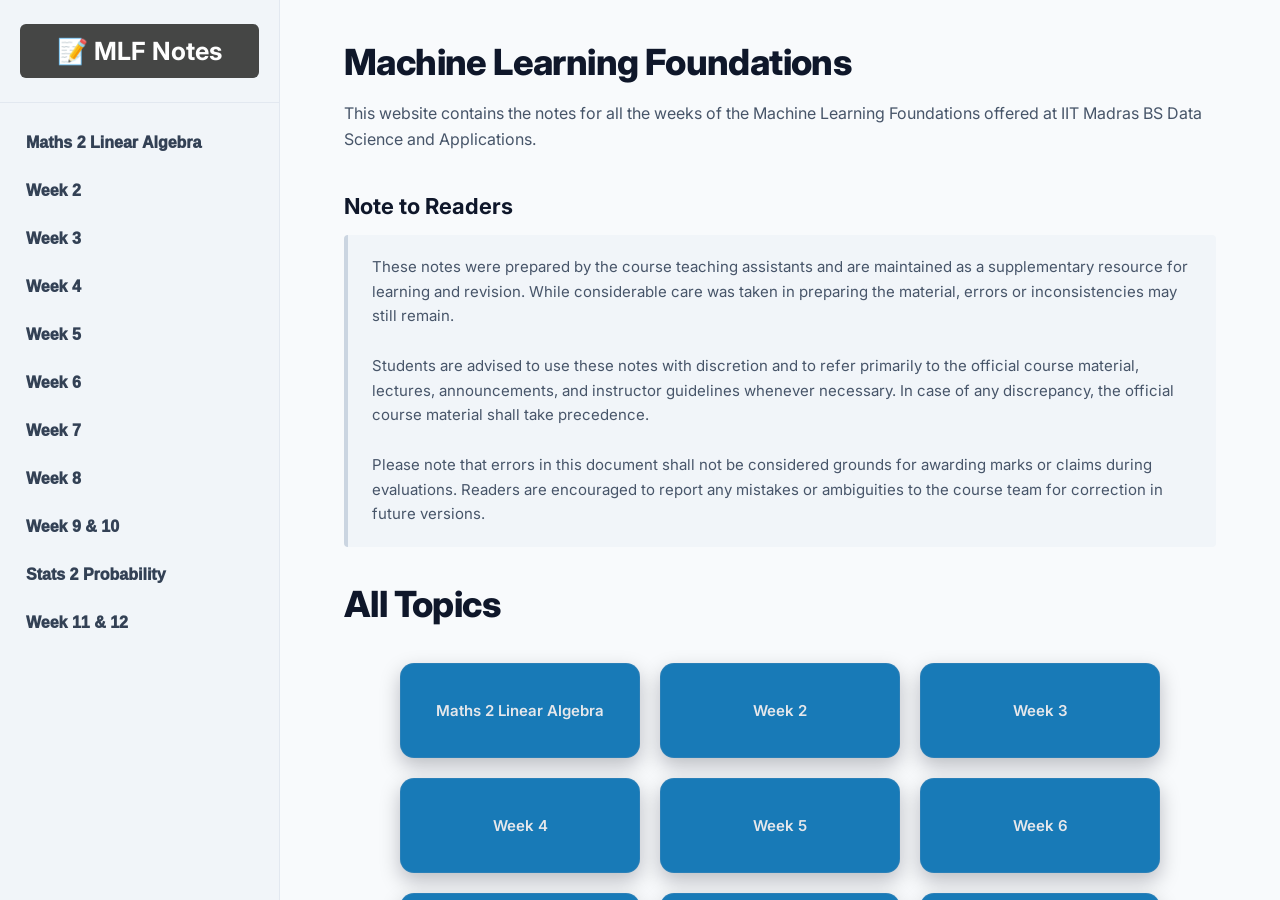
<file: index.html>
<!DOCTYPE html>
<html lang="en">

<head>
    <meta charset="UTF-8">
    <meta name="viewport" content="width=device-width, initial-scale=1.0">
    <title>MLF Notes</title>
    <link rel="preconnect" href="https://fonts.googleapis.com">
    <link rel="preconnect" href="https://fonts.gstatic.com" crossorigin>
    <link href="https://fonts.googleapis.com/css2?family=Inter:wght@400;500;600;700&display=swap" rel="stylesheet">
    <link rel="stylesheet" href="styles.css">
    <script src="https://cdn.jsdelivr.net/npm/@popperjs/core@2.9.2/dist/umd/popper.min.js"
        integrity="sha384-IQsoLXl5PILFhosVNubq5LC7Qb9DXgDA9i+tQ8Zj3iwWAwPtgFTxbJ8NT4GN1R8p"
        crossorigin="anonymous"></script>
    <script src="https://cdn.jsdelivr.net/npm/bootstrap@5.0.2/dist/js/bootstrap.min.js"
        integrity="sha384-cVKIPhGWiC2Al4u+LWgxfKTRIcfu0JTxR+EQDz/bgldoEyl4H0zUF0QKbrJ0EcQF"
        crossorigin="anonymous"></script>
</head>

<body>

    <div class="layout">

        <aside class="sidebar">
            <div class="sidebar-header">
                <button class="brand-btn" onclick="home()">📝 MLF Notes</button>
                <button class="menu-toggle" id="menu-toggle" aria-label="Toggle navigation">
                    <span class="bar"></span>
                    <span class="bar"></span>
                    <span class="bar"></span>
                </button>
            </div>

            <nav class="nav" id="sidebar-nav">
                <button class="nav-btn" onclick="load('Notes/Maths 2 Linear Algebra.pdf', this)">Maths 2 Linear Algebra</button>
                <button class="nav-btn" onclick="load('Notes/Week 2.pdf', this)">Week 2</button>
                <button class="nav-btn" onclick="load('Notes/Week 3.pdf', this)">Week 3</button>
                <button class="nav-btn" onclick="load('Notes/Week 4.pdf', this)">Week 4</button>
                <button class="nav-btn" onclick="load('Notes/Week 5.pdf', this)">Week 5</button>
                <button class="nav-btn" onclick="load('Notes/Week 6.pdf', this)">Week 6</button>
                <button class="nav-btn" onclick="load('Notes/Week 7.pdf', this)">Week 7</button>
                <button class="nav-btn" onclick="load('Notes/Week 8.pdf', this)">Week 8</button>
                <button class="nav-btn" onclick="load('Notes/Week 9 & 10.pdf', this)">Week 9 & 10</button>
                <button class="nav-btn" onclick="load('Notes/Stats 2 Probability.pdf', this)">Stats 2 Probability</button>
                <button class="nav-btn" onclick="load('Notes/Week 11 & 12.pdf', this)">Week 11 & 12</button>
            </nav>
        </aside>

        <main class="content" id="content"></main>

    </div>

    <script src="app.js"></script>
</body>

</html>
</file>
<file: styles.css>
:root {
  /* Sidebar Light Slate Variables */
  --bg-sidebar: #f1f5f9;
  --border-sidebar: #e2e8f0;
  --text-sidebar: #334155;
  --text-sidebar-hover: #0f172a;
  --bg-btn-hover: #e2e8f0;
  --bg-btn-active: #3b82f6;

  /* Content Sheet Variables */
  --bg-content: #f8fafc;
  --bg-card: #ffffff;
  --text-main: #0f172a;
  --text-muted: #475569;
  --border-card: #e2e8f0;
}

* {
  box-sizing: border-box;
}

body {
  margin: 0;
  font-family: "Inter", system-ui, -apple-system, sans-serif;
  background-color: var(--bg-content);
  color: var(--text-main);
  -webkit-font-smoothing: antialiased;
}

/* LAYOUT STRUCTURE */
.layout {
  display: flex;
  height: 100vh;
  overflow: hidden;
}

/* SIDEBAR RE-DESIGN (Light Theme & Sharp Contrast) */
.sidebar {
  width: 280px;
  min-width: 280px;
  background-color: var(--bg-sidebar);
  border-right: 1px solid var(--border-sidebar);
  display: flex;
  flex-direction: column;
  height: 100%;
  z-index: 100;
}

.sidebar-header {
  padding: 24px 20px;
  border-bottom: 1px solid var(--border-sidebar);
  display: flex;
  align-items: center;
  justify-content: space-between;
}

.logo {
  font-size: 16px;
  font-weight: 700;
  color: var(--text-main);
  cursor: pointer;
  letter-spacing: -0.3px;
}

/* NAVIGATION LINKS */
.nav {
  padding: 16px 12px;
  overflow-y: auto;
  flex-grow: 1;
}

.nav::-webkit-scrollbar {
  width: 5px;
}
.nav::-webkit-scrollbar-thumb {
  background: rgba(0, 0, 0, 0.1);
  border-radius: 4px;
}

.nav-btn {
  width: 100%;
  text-align: left;
  padding: 11px 14px;
  margin: 4px 0;
  border: none;
  border-radius: 8px;
  background: transparent;
  color: var(--text-sidebar);
  cursor: pointer;
  font-size: 16px;
  font-weight: 1000;
  transition: all 0.15s ease;
}

.nav-btn:hover {
  background-color: #70b7ff;
  color: var(--text-sidebar-hover);
}

.nav-btn.active {
  background-color: #70b7ff;
  color: #000000;
  font-weight: 600;
  box-shadow: 0 4px 10px rgba(59, 130, 246, 0.2);
}

/* Hamburger toggle hidden on Desktop */
.menu-toggle {
  display: none;
  flex-direction: column;
  justify-content: space-between;
  width: 24px;
  height: 18px;
  background: transparent;
  border: none;
  cursor: pointer;
  padding: 0;
}

.menu-toggle .bar {
  height: 3px;
  width: 100%;
  background-color: var(--text-main);
  border-radius: 10px;
  transition: all 0.25s ease;
}

/* MAIN CONTENT AREA */
.content {
  flex: 1;
  padding: 40px 5%;
  overflow-y: auto;
  overflow-x: hidden;
  width: 100%;
  min-width: 0;
}

/* PDF Content Sheet Wrapper */
.note-page-content {
  height: 100%;
  width: 70%;
  margin: 0 auto;
  display: flex;
  flex-direction: column;
}

/* CONTENT HERO SECTIONS */
.home h1 {
  font-size: 36px;
  font-weight: 800;
  color: var(--text-main);
  letter-spacing: -0.6px;
  margin-top: 0;
  margin-bottom: 16px;
}

.home h2 {
  font-size: 22px;
  font-weight: 700;
  color: var(--text-main);
  margin-top: 40px;
  margin-bottom: 16px;
}

.intro {
  font-size: 16px;
  color: var(--text-muted);
  line-height: 1.65;
}

.note {
  font-size: 15px;
  color: var(--text-muted);
  line-height: 1.65;
  background-color: #f1f5f9;
  border-left: 4px solid #cbd5e1;
  padding: 20px 24px;
  border-radius: 4px;
}

/* CARDS AUTO GRID */
.page {
  display: flex;
  justify-content: center;
  padding: 1px;
}

.card-grid {
  width: 100%;
  max-width: 1100px;
}

.card-row {
  display: flex;
  justify-content: center;
  gap: 20px;
  margin-bottom: 20px;
  flex-wrap: nowrap;
}

.card {
  width: 240px;
  min-height: 95px;
  background: #187ab7;
  border: 1px solid rgba(148, 163, 184, 0.15);
  border-radius: 14px;
  padding: 22px;
  cursor: pointer;
  display: flex;
  align-items: center;
  justify-content: center;
  text-align: center;
  transition: all 0.25s ease;
  box-shadow: 0 8px 20px rgba(2, 6, 23, 0.25);
}

.card h3 {
  margin: 0;
  font-size: 15px;
  font-weight: 600;
  color: #e5e7eb;
}

.card:hover {
  transform: translateY(-6px);
  border-color: rgba(59, 130, 246, 0.5);
  box-shadow: 0 18px 40px rgba(2, 6, 23, 0.4);
}

/* BRAND BUTTON STYLING */
.brand-btn {
  width: 100%;
  background: rgb(69, 70, 69);
  border: none;
  padding: 12px 0px;
  margin: 0;
  font-family: inherit;
  font-size: 25px;
  font-weight: 700;
  color: rgb(254, 254, 254);
  text-align: center;
  cursor: pointer;
  border-radius: 6px;
  transition: background-color 0.15s ease;
}

.brand-btn:hover {
  background-color: #08d4ee;
  color: black;
}

.brand-btn:active {
  transform: scale(0.99);
}   

.site-footer {
  margin-top: 20px;
  padding: 20px;
  text-align: center;
  font-size: 18px;
  color: rgba(0, 0, 0, 0.55);
  border-top: 1px solid rgba(148, 163, 184, 0.2);
  background: transparent;
}

/* ==========================================================================
   RESPONSIVE DESIGN RULES (Mobile Devices Less Than 768px Width)
   ========================================================================== */
@media (max-width: 768px) {
  /* Stack Layout Viewport Elements Vertically */
  .layout {
    flex-direction: column;
    height: auto;
    overflow: visible;
  }

  /* Make Sidebar transform into a sticky Top Header Nav Bar */
  .sidebar {
    width: 100%;
    min-width: 100%;
    height: auto;
    position: sticky;
    top: 0;
    border-right: none;
    border-bottom: 1px solid var(--border-sidebar);
  }

  .sidebar-header {
    padding: 12px 16px;
  }

  .brand-btn {
    width: auto;
    font-size: 20px;
    padding: 6px 14px;
  }

  /* Show Hamburger toggle trigger on Mobile Viewport */
  .menu-toggle {
    display: flex;
  }

  /* Morph icon to X when opened */
  .menu-toggle.active .bar:nth-child(1) {
    transform: translateY(7px) rotate(45deg);
  }
  .menu-toggle.active .bar:nth-child(2) {
    opacity: 0;
  }
  .menu-toggle.active .bar:nth-child(3) {
    transform: translateY(-8px) rotate(-45deg);
  }

  /* Collapsible Dropdown Panel Drawer Logic */
  .nav {
    display: none;
    width: 100%;
    max-height: 75vh;
    padding: 8px 16px;
    background-color: var(--bg-sidebar);
    border-top: 1px solid var(--border-sidebar);
  }

  /* Class toggled via JS runtime to show/hide menu */
  .nav.mobile-open {
    display: block;
  }

  /* Adjust Main Content view properties underneath sticky header */
  .content {
    padding: 24px 16px;
    overflow-y: visible;
    height: auto;
  }

  /* Allow Card Rows to drop and wrap cleanly */
  .card-row {
    flex-wrap: wrap;
    gap: 16px;
    margin-bottom: 16px;
  }

  .card {
    width: 100%; /* Cards stretch to take up horizontal full-width on mobile phones */
    min-height: 80px;
    padding: 16px;
  }

  /* Expand iframe document viewer to use full mobile viewport width safely */
  .note-page-content {
    width: 100%;
  }

  .home h1 {
    font-size: 28px;
  }
}
</file>
